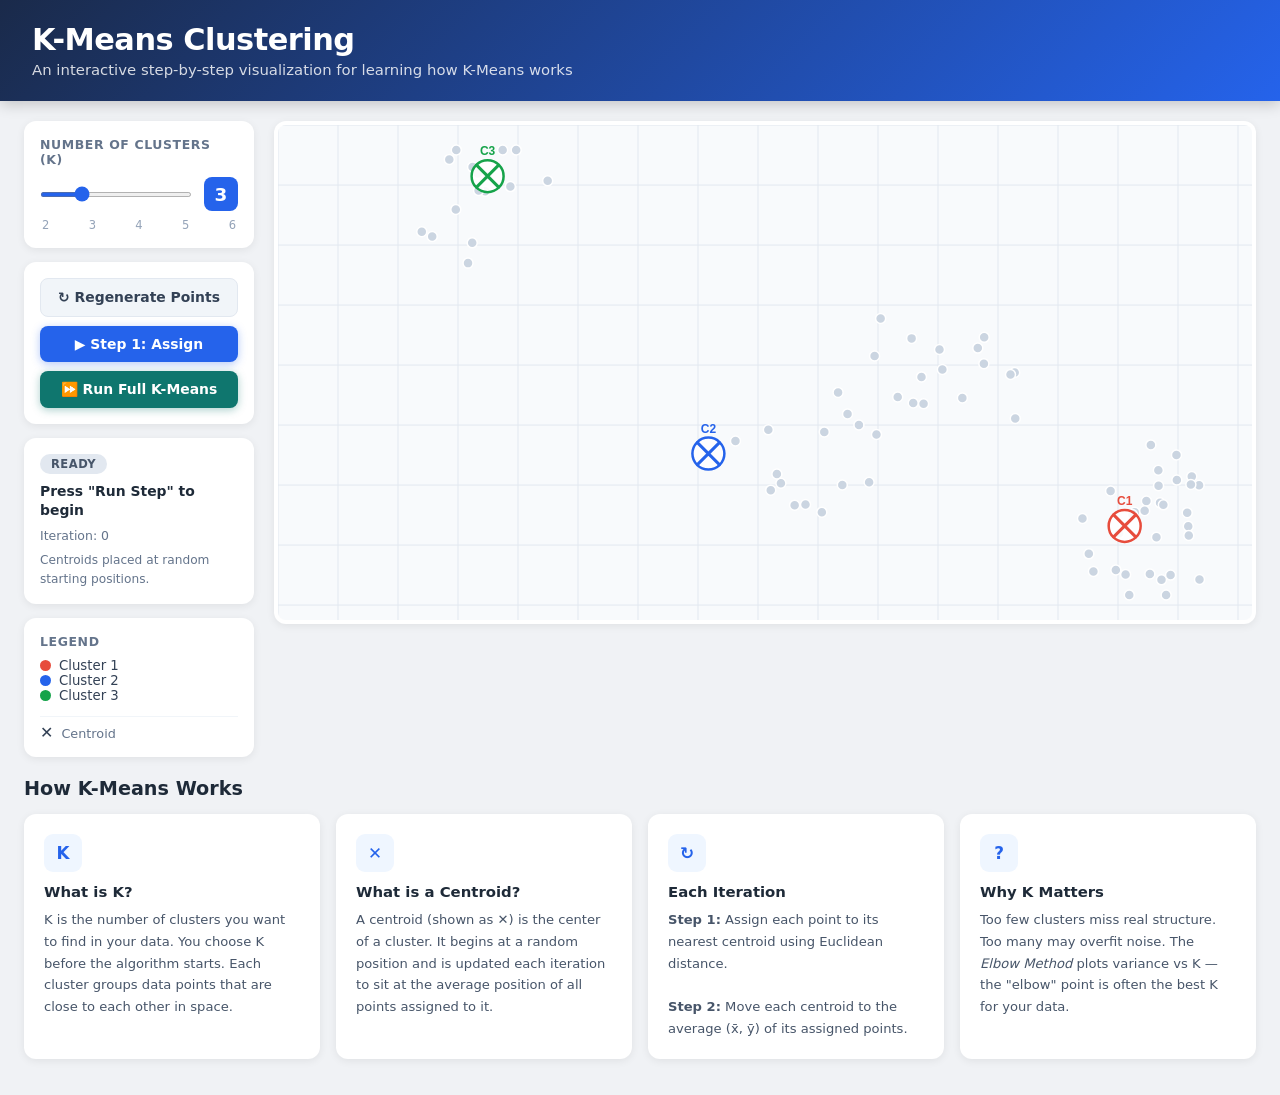
<file: kmeans_visualizer/index.html>
<!DOCTYPE html>
<html lang="en">
<head>
    <meta charset="UTF-8">
    <meta name="viewport" content="width=device-width, initial-scale=1.0">
    <title>K-Means Clustering Visualizer</title>
    <link rel="stylesheet" href="style.css">
</head>
<body>

    <!-- ── Page Header ── -->
    <header>
        <div class="header-content">
            <h1>K-Means Clustering</h1>
            <p>An interactive step-by-step visualization for learning how K-Means works</p>
        </div>
    </header>

    <main>

        <!-- ── Controls Sidebar ── -->
        <aside class="controls">

            <!-- K Slider -->
            <div class="control-section">
                <label class="control-label" for="k-slider">Number of Clusters (K)</label>
                <div class="slider-row">
                    <input type="range" id="k-slider" min="2" max="6" value="3">
                    <span class="k-badge" id="k-value">3</span>
                </div>
                <div class="slider-ticks">
                    <span>2</span><span>3</span><span>4</span><span>5</span><span>6</span>
                </div>
            </div>

            <!-- Action Buttons -->
            <div class="control-section buttons-section">
                <button class="btn btn-secondary" id="btn-regenerate">&#8635; Regenerate Points</button>
                <button class="btn btn-primary"   id="btn-step">&#9654; Run Step</button>
                <button class="btn btn-accent"    id="btn-run">&#9193; Run Full K-Means</button>
            </div>

            <!-- Status / Step Label -->
            <div class="control-section status-section">
                <div class="phase-badge" id="phase-badge">Ready</div>
                <div class="step-label"  id="step-label">Press "Run Step" to begin</div>
                <div class="iter-count"  id="iteration-count">Iteration: 0</div>
                <div class="status-detail" id="status-detail">
                    Centroids are placed at random starting positions.
                </div>
            </div>

            <!-- Legend -->
            <div class="control-section legend-section">
                <div class="legend-title">Legend</div>
                <div id="legend"></div>
                <div class="legend-item centroid-row">
                    <span class="centroid-icon">&#10005;</span> Centroid
                </div>
            </div>

        </aside>

        <!-- ── Canvas Area ── -->
        <section class="canvas-area">
            <canvas id="canvas"></canvas>
        </section>

    </main>

    <!-- ── Explanation Panel ── -->
    <section class="explanation">
        <h2>How K-Means Works</h2>
        <div class="cards">

            <div class="card">
                <div class="card-icon">K</div>
                <h3>What is K?</h3>
                <p>
                    K is the number of clusters you want to find in your data.
                    You choose K before the algorithm starts. Each cluster groups
                    data points that are close to each other in space.
                </p>
            </div>

            <div class="card">
                <div class="card-icon">&#10005;</div>
                <h3>What is a Centroid?</h3>
                <p>
                    A centroid (shown as &#10005;) is the center of a cluster. It begins at a
                    random position and is updated each iteration to sit at the
                    average position of all points assigned to it.
                </p>
            </div>

            <div class="card">
                <div class="card-icon">&#8635;</div>
                <h3>Each Iteration</h3>
                <p>
                    <strong>Step 1:</strong> Assign each point to its nearest
                    centroid using Euclidean distance.<br><br>
                    <strong>Step 2:</strong> Move each centroid to the average
                    (x&#772;, y&#772;) of its assigned points.
                </p>
            </div>

            <div class="card">
                <div class="card-icon">?</div>
                <h3>Why K Matters</h3>
                <p>
                    Too few clusters miss real structure. Too many may overfit
                    noise. The <em>Elbow Method</em> plots variance vs K —
                    the "elbow" point is often the best K for your data.
                </p>
            </div>

        </div>
    </section>

    <script src="script.js"></script>
</body>
</html>
</file>
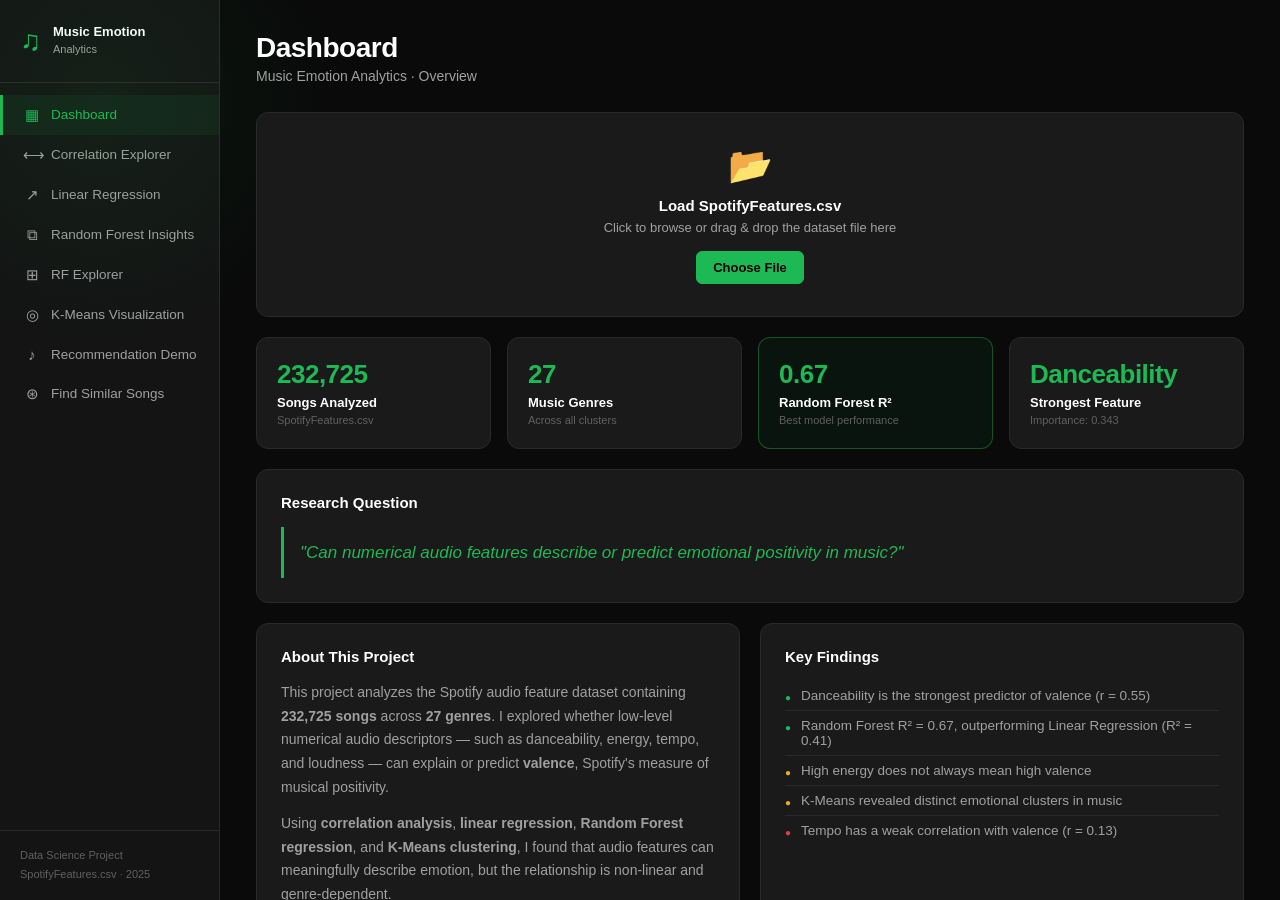
<file: music-emotions-dashboard/index.html>
<!DOCTYPE html>
<html lang="en">
<head>
  <meta charset="UTF-8" />
  <meta name="viewport" content="width=device-width, initial-scale=1.0" />
  <title>Music Emotion Analytics Dashboard</title>
  <link rel="stylesheet" href="style.css" />
</head>
<body>

  <!-- ══ SIDEBAR ══ -->
  <aside class="sidebar">
    <div class="sidebar-logo">
      <span class="logo-icon">♫</span>
      <span class="logo-text">Music Emotion<br><small>Analytics</small></span>
    </div>
    <nav class="sidebar-nav">
      <a href="#" class="nav-item active" data-page="dashboard">
        <span class="nav-icon">▦</span> Dashboard
      </a>
      <a href="#" class="nav-item" data-page="correlation">
        <span class="nav-icon">⟷</span> Correlation Explorer
      </a>
      <a href="#" class="nav-item" data-page="linear-regression">
        <span class="nav-icon">↗</span> Linear Regression
      </a>
      <a href="#" class="nav-item" data-page="forest">
        <span class="nav-icon">⧉</span> Random Forest Insights
      </a>
      <a href="#" class="nav-item" data-page="forest-explorer">
        <span class="nav-icon">⊞</span> RF Explorer
      </a>
      <a href="#" class="nav-item" data-page="kmeans">
        <span class="nav-icon">◎</span> K-Means Visualization
      </a>
      <a href="#" class="nav-item" data-page="recommendation">
        <span class="nav-icon">♪</span> Recommendation Demo
      </a>
      <a href="#" class="nav-item" data-page="similar-songs">
        <span class="nav-icon">⊛</span> Find Similar Songs
      </a>
    </nav>
    <div class="sidebar-footer">
      <p>Data Science Project</p>
      <p class="footer-sub">SpotifyFeatures.csv · 2025</p>
      <div class="dataset-badge" id="sidebar-dataset-badge" style="display:none">
        <span class="badge-dot"></span><span id="sidebar-badge-text">Dataset loaded</span>
      </div>
    </div>
  </aside>

  <!-- ══ MAIN CONTENT ══ -->
  <main class="main-content">

    <!-- ════════════════════════════════════
         PAGE: Dashboard
    ════════════════════════════════════ -->
    <section class="page active" id="page-dashboard">
      <div class="page-header">
        <h1>Dashboard</h1>
        <p class="page-subtitle">Music Emotion Analytics · Overview</p>
      </div>

      <!-- CSV Upload Card -->
      <div class="card upload-card" id="upload-card">
        <div class="upload-zone" id="upload-zone">
          <div class="upload-icon">📂</div>
          <div class="upload-title">Load SpotifyFeatures.csv</div>
          <div class="upload-sub">Click to browse or drag &amp; drop the dataset file here</div>
          <input type="file" id="csv-input" accept=".csv" style="display:none" />
          <button class="btn btn-primary" id="upload-btn">Choose File</button>
        </div>
        <div class="load-status" id="load-status" style="display:none">
          <div class="load-spinner"></div>
          <div class="load-msg" id="load-msg">Reading file…</div>
        </div>
        <div class="load-done" id="load-done" style="display:none">
          <span class="load-done-icon">✓</span>
          <span id="load-done-text">Dataset ready</span>
          <button class="btn btn-sm" id="btn-reload-csv">Load Different File</button>
        </div>
      </div>

      <!-- Metric Cards (IDs allow JS updates after CSV load) -->
      <div class="metric-grid" id="metric-grid">
        <div class="metric-card">
          <div class="metric-value" id="m-songs">232,725</div>
          <div class="metric-label">Songs Analyzed</div>
          <div class="metric-sub" id="m-songs-sub">SpotifyFeatures.csv</div>
        </div>
        <div class="metric-card">
          <div class="metric-value" id="m-genres">27</div>
          <div class="metric-label">Music Genres</div>
          <div class="metric-sub" id="m-genres-sub">Across all clusters</div>
        </div>
        <div class="metric-card highlight">
          <div class="metric-value">0.67</div>
          <div class="metric-label">Random Forest R²</div>
          <div class="metric-sub">Best model performance</div>
        </div>
        <div class="metric-card">
          <div class="metric-value">Danceability</div>
          <div class="metric-label">Strongest Feature</div>
          <div class="metric-sub">Importance: 0.343</div>
        </div>
      </div>

      <!-- Dynamic dataset stats — revealed after CSV load -->
      <div class="metric-grid three-col" id="dynamic-stats" style="display:none">
        <div class="metric-card">
          <div class="metric-value" id="m-avg-valence">—</div>
          <div class="metric-label">Avg Valence</div>
          <div class="metric-sub">From loaded dataset</div>
        </div>
        <div class="metric-card">
          <div class="metric-value" id="m-avg-energy">—</div>
          <div class="metric-label">Avg Energy</div>
          <div class="metric-sub">From loaded dataset</div>
        </div>
        <div class="metric-card">
          <div class="metric-value" id="m-avg-dance">—</div>
          <div class="metric-label">Avg Danceability</div>
          <div class="metric-sub">From loaded dataset</div>
        </div>
      </div>

      <div class="card">
        <h2 class="card-title">Research Question</h2>
        <p class="research-question">
          "Can numerical audio features describe or predict emotional positivity in music?"
        </p>
      </div>

      <div class="two-col">
        <div class="card">
          <h2 class="card-title">About This Project</h2>
          <p class="body-text">
            This project analyzes the Spotify audio feature dataset containing
            <strong>232,725 songs</strong> across <strong>27 genres</strong>.
            I explored whether low-level numerical audio descriptors — such as
            danceability, energy, tempo, and loudness — can explain or predict
            <strong>valence</strong>, Spotify's measure of musical positivity.
          </p>
          <p class="body-text" style="margin-top:12px">
            Using <strong>correlation analysis</strong>, <strong>linear regression</strong>,
            <strong>Random Forest regression</strong>, and <strong>K-Means clustering</strong>,
            I found that audio features can meaningfully describe emotion, but the
            relationship is non-linear and genre-dependent.
          </p>
        </div>

        <div class="card">
          <h2 class="card-title">Key Findings</h2>
          <ul class="findings-list">
            <li><span class="bullet green">●</span> Danceability is the strongest predictor of valence (r = 0.55)</li>
            <li><span class="bullet green">●</span> Random Forest R² = 0.67, outperforming Linear Regression (R² = 0.41)</li>
            <li><span class="bullet yellow">●</span> High energy does not always mean high valence</li>
            <li><span class="bullet yellow">●</span> K-Means revealed distinct emotional clusters in music</li>
            <li><span class="bullet red">●</span> Tempo has a weak correlation with valence (r = 0.13)</li>
          </ul>
        </div>
      </div>

      <!-- Genre Emotion Map — static cards replaced dynamically after CSV load -->
      <div class="card">
        <div class="card-title-row">
          <h2 class="card-title" style="margin-bottom:0">Genre Emotion Profiles</h2>
          <span class="data-source-tag" id="genre-map-source">Static preview</span>
        </div>
        <p class="body-text" style="margin:8px 0 16px">
          Average audio feature values per genre. Upload the dataset to see all 27 genres computed live.
        </p>
        <div class="genre-grid" id="genre-grid">
          <!-- Populated by JS (static fallback on load, live data after CSV) -->
        </div>
      </div>
    </section>

    <!-- ════════════════════════════════════
         PAGE: Correlation Explorer
    ════════════════════════════════════ -->
    <section class="page" id="page-correlation">
      <div class="page-header">
        <h1>Correlation Explorer</h1>
        <p class="page-subtitle">Pearson correlations between audio features and Valence</p>
      </div>

      <div class="two-col">
        <div class="card" style="flex:1.4">
          <div class="card-title-row">
            <h2 class="card-title" style="margin-bottom:0">Feature–Valence Correlations</h2>
            <span class="data-source-tag" id="corr-source-tag">Static values</span>
          </div>
          <p class="body-text" style="margin:10px 0 20px">
            Valence measures perceived emotional positivity (0 = negative, 1 = positive).
            Upload the dataset to compute correlations live from the sample.
          </p>
          <div class="corr-chart" id="corr-chart"></div>
          <div class="corr-legend">
            <span class="legend-dot positive"></span> Positive correlation
            <span class="legend-dot negative" style="margin-left:16px"></span> Negative correlation
          </div>
        </div>

        <div class="card" style="flex:0.8">
          <h2 class="card-title">Interpretation</h2>
          <div class="insight-box green">
            <div class="insight-title">Danceability (r ≈ 0.55)</div>
            <p>Strongest positive predictor. More danceable tracks tend to feel happier.</p>
          </div>
          <div class="insight-box yellow">
            <div class="insight-title">Energy (r ≈ 0.44)</div>
            <p>Moderate positive link, but many high-energy songs (e.g., metal, EDM) have low valence.</p>
          </div>
          <div class="insight-box gray">
            <div class="insight-title">Tempo (r ≈ 0.13)</div>
            <p>Weak correlation. Speed alone doesn't determine emotional tone.</p>
          </div>
          <div class="insight-box red">
            <div class="insight-title">Acousticness (r ≈ −0.33)</div>
            <p>Acoustic tracks tend to have lower valence — often tied to introspective genres.</p>
          </div>
          <div class="callout">
            <strong>Key Takeaway:</strong> Danceability showed a stronger relationship with Valence
            than Energy, challenging the assumption that "louder = happier".
          </div>
        </div>
      </div>

      <div class="card">
        <h2 class="card-title">Why Correlations Matter</h2>
        <p class="body-text">
          Correlation analysis was my first step in understanding which features are worth modeling.
          While correlation doesn't imply causation, features with higher |r| values are more likely
          to contribute to a predictive model. This guided feature selection for both Linear Regression
          and Random Forest models.
        </p>
      </div>
    </section>

    <!-- ════════════════════════════════════
         PAGE: Linear Regression Playground
    ════════════════════════════════════ -->
    <section class="page" id="page-linear-regression">
      <div class="page-header">
        <h1>Linear Regression Playground</h1>
        <p class="page-subtitle">Understand how Linear Regression predicts music valence — interactively</p>
      </div>

      <!-- Scatter plot + sliders -->
      <div class="card">
        <h2 class="card-title">Interactive Regression Explorer</h2>
        <p class="body-text" style="margin-bottom:16px">
          Each point is a song from the dataset. The <span style="color:var(--green);font-weight:600">green line</span> is
          the <strong>best-fit regression line</strong> — it minimizes the sum of squared distances from every point to the line.
          Move the sliders to see how changing feature values shifts the prediction.
        </p>
        <div class="lr-main-layout">
          <div class="lr-plot-wrap">
            <canvas id="lr-canvas" width="480" height="300"></canvas>
          </div>
          <div class="lr-controls">
            <div class="lr-pred-card">
              <div class="lr-pred-label">Predicted Valence</div>
              <div class="lr-pred-value" id="lr-pred-value">0.56</div>
            </div>
            <div class="lr-slider-group">
              <div class="lr-slider-row">
                <div class="lr-slider-header">
                  <span class="lr-slider-name" style="color:var(--green)">Danceability</span>
                  <span class="lr-slider-val" id="lr-dance-val">0.50</span>
                </div>
                <input type="range" class="lr-slider lr-slider-green" id="lr-dance" min="0" max="1" step="0.01" value="0.5"/>
                <div class="lr-slider-coeff" style="color:var(--green)">coefficient: +0.55</div>
              </div>
              <div class="lr-slider-row">
                <div class="lr-slider-header">
                  <span class="lr-slider-name" style="color:var(--yellow)">Energy</span>
                  <span class="lr-slider-val" id="lr-energy-val">0.50</span>
                </div>
                <input type="range" class="lr-slider lr-slider-yellow" id="lr-energy" min="0" max="1" step="0.01" value="0.5"/>
                <div class="lr-slider-coeff" style="color:var(--yellow)">coefficient: +0.22</div>
              </div>
              <div class="lr-slider-row">
                <div class="lr-slider-header">
                  <span class="lr-slider-name" style="color:var(--red)">Acousticness</span>
                  <span class="lr-slider-val" id="lr-acoustic-val">0.50</span>
                </div>
                <input type="range" class="lr-slider lr-slider-red" id="lr-acoustic" min="0" max="1" step="0.01" value="0.5"/>
                <div class="lr-slider-coeff" style="color:var(--red)">coefficient: −0.08</div>
              </div>
            </div>
          </div>
        </div>
      </div>

      <!-- Equation card -->
      <div class="card">
        <h2 class="card-title">The Regression Equation</h2>
        <div class="lr-equation-card">
          <div class="lr-eq-top">Predicted Valence =</div>
          <div class="lr-eq-body">
            <span class="lr-eq-term">0.12</span>
            <span class="lr-eq-op">+</span>
            <span class="lr-eq-term" style="color:var(--green)">0.55 × Danceability</span>
            <span class="lr-eq-op">+</span>
            <span class="lr-eq-term" style="color:var(--yellow)">0.22 × Energy</span>
            <span class="lr-eq-op" style="color:var(--red)">−</span>
            <span class="lr-eq-term" style="color:var(--red)">0.08 × Acousticness</span>
          </div>
        </div>
        <div class="two-col" style="margin-top:16px">
          <div class="insight-box green" style="flex:1;margin-bottom:0">
            <div class="insight-title">Positive coefficient</div>
            <p>Increasing this feature <strong>raises</strong> the predicted valence.
               Danceability (+0.55) has the strongest positive effect in this model.</p>
          </div>
          <div class="insight-box gray" style="flex:1;margin-bottom:0">
            <div class="insight-title">Negative coefficient</div>
            <p>Increasing this feature <strong>lowers</strong> the predicted valence.
               Acoustic songs tend to be calmer and less euphoric on average.</p>
          </div>
        </div>
      </div>

      <!-- Contribution breakdown -->
      <div class="card">
        <h2 class="card-title">Contribution Breakdown</h2>
        <p class="body-text" style="margin-bottom:16px">
          The final prediction is the <em>sum</em> of every term. Each bar shows how much that
          feature (at its current slider value) pushes the prediction up or down.
        </p>
        <div id="lr-contrib-chart" class="lr-contrib-chart"></div>
        <div class="lr-total-row">
          <span class="lr-total-label">Total Predicted Valence</span>
          <span class="lr-total-value" id="lr-total-display">0.56</span>
        </div>
      </div>

      <!-- Explanation + RF transition -->
      <div class="card">
        <h2 class="card-title">How Linear Regression Works</h2>
        <p class="body-text">
          Linear Regression fits a straight line (or hyperplane in multiple dimensions) through the data.
          It learns a <strong>coefficient</strong> for each feature — a number representing how strongly that
          feature influences the prediction. Training minimizes the sum of squared errors between
          model predictions and the actual values in the training data.
        </p>
        <div class="callout" style="margin-top:16px">
          <strong>In this project:</strong> Linear Regression achieved R² = 0.41 — it explains 41% of the
          variance in song valence. That means 59% of the variation is driven by non-linear interactions
          that a straight-line model cannot capture.
        </div>

        <div class="lr-transition-box">
          <h3 class="lr-transition-title">Why Random Forest?</h3>
          <p>Linear Regression can only learn straight-line relationships between features and target.</p>
          <p style="margin-top:8px">Music emotion is not linear — the <em>combination</em> of high Energy
             <em>and</em> high Danceability together predicts happiness far better than either feature alone.
             Random Forest captures these non-linear interactions by building many decision trees and averaging
             their predictions.</p>
          <div class="lr-compare-row">
            <div class="lr-model-chip lr-model-lr">
              <div class="lr-chip-label">Linear Regression</div>
              <div class="lr-chip-r2">R² = 0.41</div>
            </div>
            <div class="lr-arrow">→</div>
            <div class="lr-model-chip lr-model-rf">
              <div class="lr-chip-label">Random Forest</div>
              <div class="lr-chip-r2" style="color:var(--green)">R² = 0.67</div>
            </div>
            <button class="btn btn-primary lr-explore-btn" id="lr-goto-rf">
              Explore Random Forest →
            </button>
          </div>
        </div>
      </div>
    </section>

    <!-- ════════════════════════════════════
         PAGE: Random Forest Insights
    ════════════════════════════════════ -->
    <section class="page" id="page-forest">
      <div class="page-header">
        <h1>Random Forest Insights</h1>
        <p class="page-subtitle">Model comparison and feature importance analysis</p>
      </div>

      <div class="metric-grid" style="grid-template-columns: repeat(2, 1fr); margin-bottom: 24px;">
        <div class="metric-card">
          <div class="metric-value" style="color: var(--text-muted)">0.41</div>
          <div class="metric-label">Linear Regression R²</div>
          <div class="metric-sub">Baseline model</div>
          <div class="model-bar-track"><div class="model-bar-fill" style="width:41%;background:var(--yellow)"></div></div>
        </div>
        <div class="metric-card highlight">
          <div class="metric-value">0.67</div>
          <div class="metric-label">Random Forest R²</div>
          <div class="metric-sub">Best model — 63% improvement</div>
          <div class="model-bar-track"><div class="model-bar-fill" style="width:67%;background:var(--green)"></div></div>
        </div>
      </div>

      <div class="two-col">
        <div class="card" style="flex:1.4">
          <h2 class="card-title">Feature Importance (Random Forest)</h2>
          <p class="body-text" style="margin-bottom:20px">
            Feature importance indicates how much each audio feature contributed to the model's predictions.
            Higher values mean the feature had more influence on predicting valence.
          </p>
          <div class="corr-chart" id="fi-chart"></div>
        </div>

        <div class="card" style="flex:0.8">
          <h2 class="card-title">Why Random Forest Wins</h2>
          <p class="body-text">
            Linear Regression assumes a straight-line relationship between features and valence.
            But emotional patterns in music are non-linear — a very danceable track might be joyful,
            but at extreme tempos it could feel frantic rather than happy.
          </p>
          <p class="body-text" style="margin-top:12px">
            <strong>Random Forest</strong> builds many decision trees and averages their predictions,
            capturing these complex, non-linear interactions automatically.
          </p>
          <div class="callout" style="margin-top:20px">
            <strong>R² explained:</strong> An R² of 0.67 means the model explains
            <strong>67% of the variance</strong> in valence — a strong result for
            emotional prediction from raw audio features alone.
          </div>
          <div class="vs-box">
            <div class="vs-item">
              <div class="vs-label">Linear Regression</div>
              <div class="vs-detail">R² = 0.41</div>
              <div class="vs-note">Assumes linearity</div>
            </div>
            <div class="vs-arrow">→</div>
            <div class="vs-item highlight-vs">
              <div class="vs-label">Random Forest</div>
              <div class="vs-detail">R² = 0.67</div>
              <div class="vs-note">Captures non-linearity</div>
            </div>
          </div>
        </div>
      </div>
    </section>

    <!-- ════════════════════════════════════
         PAGE: K-Means Visualization
    ════════════════════════════════════ -->
    <section class="page" id="page-kmeans">
      <div class="page-header">
        <h1>K-Means Visualization</h1>
        <p class="page-subtitle">Interactive clustering demo using Danceability &amp; Energy</p>
      </div>

      <div class="two-col">
        <div class="card" style="flex:1.5">
          <h2 class="card-title">Interactive K-Means Demo</h2>
          <div class="kmeans-controls">
            <div class="control-row">
              <label>Number of Clusters (K): <strong id="k-value">3</strong></label>
              <input type="range" id="k-slider" min="2" max="6" value="3" />
            </div>
            <div class="btn-row">
              <button class="btn" id="btn-regen">↺ Regenerate Points</button>
              <button class="btn" id="btn-step">→ Run Step</button>
              <button class="btn btn-primary" id="btn-run">▶ Run Full K-Means</button>
            </div>
          </div>
          <canvas id="kmeans-canvas" width="540" height="380"></canvas>
          <div class="kmeans-status" id="kmeans-status">Click "Run Full K-Means" to start clustering.</div>
        </div>

        <div class="card" style="flex:0.8">
          <h2 class="card-title">How K-Means Works</h2>
          <div class="steps-list">
            <div class="step"><span class="step-num">1</span><div><strong>Choose K</strong><p>Select the number of clusters (groups) you want.</p></div></div>
            <div class="step"><span class="step-num">2</span><div><strong>Place Centroids</strong><p>K random points are placed as initial cluster centers (★).</p></div></div>
            <div class="step"><span class="step-num">3</span><div><strong>Assign Points</strong><p>Each data point is assigned to its nearest centroid by distance.</p></div></div>
            <div class="step"><span class="step-num">4</span><div><strong>Update Centroids</strong><p>Each centroid moves to the mean position of its assigned points.</p></div></div>
            <div class="step"><span class="step-num">5</span><div><strong>Repeat</strong><p>Steps 3–4 repeat until centroids stop moving (convergence).</p></div></div>
          </div>
          <div class="callout" style="margin-top:16px">
            In my project, K-Means grouped songs into clusters like
            <em>"high energy, low valence"</em> and
            <em>"high danceability, high valence"</em> — revealing meaningful emotional segments.
          </div>
        </div>
      </div>
    </section>

    <!-- ════════════════════════════════════
         PAGE: Recommendation Demo
    ════════════════════════════════════ -->
    <section class="page" id="page-recommendation">
      <div class="page-header">
        <h1>Recommendation Demo</h1>
        <p class="page-subtitle">Personalized mood-based song discovery using audio feature similarity</p>
      </div>

      <!-- Dataset notice banner -->
      <div class="reco-notice" id="reco-notice">
        <span class="notice-icon">ℹ</span>
        <span>No dataset loaded — showing curated mock results.
          <a href="#" id="reco-go-upload">Go to Dashboard to upload SpotifyFeatures.csv</a>
          for live recommendations from 232,725 songs.</span>
      </div>

      <!-- ── Wizard Card ── -->
      <div class="card reco-wizard">
        <h2 class="card-title">Build Your Recommendation Profile</h2>

        <!-- Step 1: Mood -->
        <div class="wizard-step">
          <div class="step-header">
            <span class="step-num">1</span>
            <span class="step-title">Current Mood</span>
          </div>
          <div class="mood-grid" id="mood-select">
            <button class="mood-btn active" data-mood="happy">😊 Happy</button>
            <button class="mood-btn" data-mood="relaxed">😌 Relaxed</button>
            <button class="mood-btn" data-mood="energetic">⚡ Energetic</button>
            <button class="mood-btn" data-mood="dark">🌑 Dark / Intense</button>
            <button class="mood-btn" data-mood="dance">🎉 Dance</button>
            <button class="mood-btn" data-mood="melancholic">💙 Melancholic</button>
            <button class="mood-btn" data-mood="focus">🎯 Focus</button>
          </div>
        </div>

        <!-- Step 2: Energy level -->
        <div class="wizard-step">
          <div class="step-header">
            <span class="step-num">2</span>
            <span class="step-title">Desired Energy Level</span>
          </div>
          <div class="level-grid" id="energy-select">
            <button class="level-btn" data-level="low">🔅 Low</button>
            <button class="level-btn active" data-level="medium">⚡ Medium</button>
            <button class="level-btn" data-level="high">🔥 High</button>
          </div>
        </div>

        <!-- Step 3: Danceability -->
        <div class="wizard-step">
          <div class="step-header">
            <span class="step-num">3</span>
            <span class="step-title">Desired Danceability</span>
          </div>
          <div class="level-grid" id="dance-select">
            <button class="level-btn" data-level="low">🪑 Low</button>
            <button class="level-btn active" data-level="medium">🕺 Medium</button>
            <button class="level-btn" data-level="high">💃 High</button>
          </div>
        </div>

        <!-- Step 4: Genre (populated from dataset) -->
        <div class="wizard-step">
          <div class="step-header">
            <span class="step-num">4</span>
            <span class="step-title">Genre Preference <span class="optional-tag">Optional</span></span>
          </div>
          <select id="genre-select" class="genre-dropdown">
            <option value="">Any genre</option>
          </select>
        </div>

        <!-- Step 5: Seed song search -->
        <div class="wizard-step">
          <div class="step-header">
            <span class="step-num">5</span>
            <span class="step-title">Seed Song <span class="optional-tag">Optional</span></span>
          </div>
          <p class="step-desc" id="seed-hint">
            Type a track name from the loaded dataset. Recommendations will blend toward that song's profile.
          </p>
          <div class="seed-search-wrap">
            <input type="text" id="seed-input" class="seed-input" placeholder="Search by track name…" autocomplete="off" />
            <div class="autocomplete-list" id="autocomplete-list" style="display:none"></div>
          </div>
          <div class="seed-chip" id="seed-chip" style="display:none">
            <span class="seed-chip-label" id="seed-chip-label"></span>
            <button class="seed-chip-remove" id="seed-chip-remove">✕</button>
          </div>
        </div>

        <!-- Target profile preview -->
        <div class="wizard-step target-preview-step">
          <div class="step-header" style="margin-bottom:10px">
            <span class="step-num" style="background:var(--border);color:var(--text-muted)">⦿</span>
            <span class="step-title">Target Profile</span>
          </div>
          <div class="feature-profile" id="target-profile-preview"></div>
        </div>

        <button class="btn btn-primary btn-find" id="btn-find">♪ Find Recommendations</button>
      </div>

      <!-- ── Results Area ── -->
      <div id="reco-results-area" style="display:none">
        <div class="results-header">
          <h2 class="results-title">Top 10 Recommendations</h2>
          <p class="page-subtitle" id="reco-result-subtitle"></p>
        </div>
        <div class="reco-grid" id="reco-grid"></div>
      </div>

      <!-- ── Spotify Explanation Panel ── -->
      <div class="card spotify-explainer">
        <h2 class="card-title">How This Compares to Real Spotify</h2>
        <div class="two-col" style="margin-bottom:0">
          <div>
            <div class="explainer-badge prototype">This Prototype</div>
            <ul class="explainer-list">
              <li>Uses audio features only (valence, energy, danceability, tempo, acousticness, speechiness)</li>
              <li>Weighted Euclidean distance similarity scoring</li>
              <li>Mood → target audio profile mapping</li>
              <li>Optional genre filter and seed song blending</li>
              <li>No personalization — same query = same results</li>
            </ul>
          </div>
          <div>
            <div class="explainer-badge spotify">Real Spotify</div>
            <ul class="explainer-list">
              <li>Collaborative filtering using millions of user playlists</li>
              <li>Listening history: plays, skips, repeat counts, saves</li>
              <li>Natural language processing on song lyrics and reviews</li>
              <li>Session context and time-of-day awareness</li>
              <li>Deep learning embeddings of audio waveforms</li>
            </ul>
          </div>
        </div>
        <div class="callout" style="margin-top:16px">
          This is an <strong>educational prototype</strong> demonstrating that even simple
          audio feature distance scoring can surface musically coherent recommendations —
          the same core insight that motivates content-based filtering in production systems.
        </div>
      </div>

      <!-- Disclaimer -->
      <div class="card">
        <div class="disclaimer">
          <span class="disclaimer-icon">ℹ</span>
          <p>
            <strong>Prototype Note:</strong> Recommendations are computed using a weighted distance
            formula over audio features from SpotifyFeatures.csv. Results are for educational
            demonstration only and do not represent a live Spotify recommendation system.
          </p>
        </div>
      </div>
    </section>

    <!-- ════════════════════════════════════
         PAGE: Find Similar Songs
    ════════════════════════════════════ -->
    <section class="page" id="page-similar-songs">
      <div class="page-header">
        <h1>Find Similar Songs</h1>
        <p class="page-subtitle">Content-based audio fingerprint matching across the full dataset</p>
      </div>

      <!-- Dataset not loaded notice -->
      <div class="reco-notice" id="similar-notice">
        <span class="notice-icon">ℹ</span>
        <span>Load SpotifyFeatures.csv on the Dashboard to enable this feature.
          <a href="#" id="similar-go-upload">Go to Dashboard →</a>
        </span>
      </div>

      <!-- Search card -->
      <div class="card">
        <h2 class="card-title">Search for a Song or Artist</h2>
        <p class="body-text" style="margin-bottom:12px">
          Search by track name or artist. Selecting an artist builds an average audio profile
          from all their songs in the dataset, then finds the most similar tracks.
        </p>
        <div class="search-tabs" id="similar-search-tabs">
          <button class="search-tab active" data-mode="all">All</button>
          <button class="search-tab" data-mode="songs">♪ Songs</button>
          <button class="search-tab" data-mode="artists">👤 Artists</button>
        </div>
        <div class="seed-search-wrap" style="max-width:520px">
          <input type="text" id="similar-input" class="seed-input"
                 placeholder="e.g. Bohemian Rhapsody, The Beatles, Clair de Lune…"
                 autocomplete="off" />
          <div class="autocomplete-list" id="similar-autocomplete" style="display:none"></div>
        </div>
      </div>

      <!-- Selected seed display -->
      <div class="card similar-seed-card" id="similar-seed-card" style="display:none">
        <div class="similar-seed-header">
          <div class="similar-seed-info">
            <div class="similar-seed-label">Comparing to:</div>
            <div class="similar-seed-track" id="similar-seed-track"></div>
            <div class="similar-seed-artist" id="similar-seed-artist"></div>
          </div>
          <button class="btn btn-sm" id="similar-clear-btn">✕ Clear</button>
        </div>
        <div class="feature-profile" id="similar-seed-features" style="margin-top:16px"></div>
      </div>

      <!-- Computing indicator -->
      <div class="card" id="similar-computing" style="display:none">
        <div class="load-status" style="padding:10px 0">
          <div class="load-spinner"></div>
          <div class="load-msg" id="similar-computing-msg">Computing distances…</div>
        </div>
      </div>

      <!-- Results -->
      <div id="similar-results-area" style="display:none">
        <div class="results-header">
          <h2 class="results-title">10 Most Similar Songs</h2>
          <p class="page-subtitle" id="similar-result-subtitle"></p>
        </div>
        <div class="reco-grid" id="similar-grid"></div>
      </div>

      <!-- Explanation panel -->
      <div class="card">
        <h2 class="card-title">How This Works</h2>
        <p class="body-text">
          This feature demonstrates a simplified <strong>content-based recommendation system</strong>.
          Songs are recommended based on similarity in audio features rather than popularity or user behavior.
        </p>
        <div class="two-col" style="margin-top:16px;margin-bottom:0">
          <div class="insight-box green" style="flex:1;margin-bottom:0">
            <div class="insight-title">6 Features Used</div>
            <p>Valence, Energy, Danceability, Tempo, Acousticness, and Loudness — each normalized to
               a 0–1 scale before comparison so no single feature dominates by unit size.</p>
          </div>
          <div class="insight-box gray" style="flex:1;margin-bottom:0">
            <div class="insight-title">Euclidean Distance</div>
            <p>Distance is computed across all 6 normalized dimensions simultaneously.
               Lower distance = more similar audio fingerprint. Converted to a similarity percentage for display.</p>
          </div>
          <div class="insight-box yellow" style="flex:1;margin-bottom:0">
            <div class="insight-title">Performance</div>
            <p>Uses a typed <code>Float32Array</code> for distance storage — the JS equivalent
               of NumPy vectorized ops — to handle 200k+ comparisons with minimal memory overhead.</p>
          </div>
        </div>
        <div class="callout" style="margin-top:16px">
          <strong>Compared to real Spotify:</strong> Production recommenders also incorporate
          listening history, collaborative filtering, skip patterns, and deep neural audio embeddings.
          This prototype uses only the raw audio features available in SpotifyFeatures.csv.
        </div>
      </div>
    </section>

    <!-- ════════════════════════════════════
         PAGE: Random Forest Explorer
    ════════════════════════════════════ -->
    <section class="page" id="page-forest-explorer">
      <div class="page-header">
        <h1>Random Forest Explorer</h1>
        <p class="page-subtitle">An interactive visual guide to how Random Forest works</p>
      </div>

      <!-- Step 1: Decision Tree -->
      <div class="card">
        <h2 class="card-title">Step 1 · A Single Decision Tree</h2>
        <p class="body-text">
          A decision tree makes predictions by asking a series of yes/no questions about the input features.
          Each branch leads to another question or a final prediction (leaf node).
          Adjust the sliders to trace a path through this simplified example tree.
        </p>
        <div class="rfe-tree-layout">
          <div class="rfe-tree-svg-wrap">
            <svg id="dt-svg" viewBox="0 0 560 312" xmlns="http://www.w3.org/2000/svg">
              <!-- Connector lines (drawn first, under nodes) -->
              <line id="l-left"  x1="280" y1="64" x2="140" y2="138" stroke="#2a2a2a" stroke-width="1.5"/>
              <line id="l-right" x1="280" y1="64" x2="422" y2="138" stroke="#2a2a2a" stroke-width="1.5"/>
              <line id="l-ll"    x1="140" y1="192" x2="76"  y2="250" stroke="#2a2a2a" stroke-width="1.5"/>
              <line id="l-lr"    x1="140" y1="192" x2="208" y2="250" stroke="#2a2a2a" stroke-width="1.5"/>
              <!-- Branch labels -->
              <text id="lb-l"  x="186" y="108" fill="#404040" font-size="11" font-family="system-ui,sans-serif" font-weight="600" text-anchor="middle">YES ✓</text>
              <text id="lb-r"  x="368" y="108" fill="#404040" font-size="11" font-family="system-ui,sans-serif" font-weight="600" text-anchor="middle">NO ✗</text>
              <text id="lb-ll" x="94"  y="230" fill="#404040" font-size="10" font-family="system-ui,sans-serif" font-weight="600" text-anchor="middle">YES ✓</text>
              <text id="lb-lr" x="182" y="230" fill="#404040" font-size="10" font-family="system-ui,sans-serif" font-weight="600" text-anchor="middle">NO ✗</text>
              <!-- Root: Energy > 0.6? -->
              <g id="g-root">
                <rect id="r-root" x="180" y="10" width="200" height="54" rx="8" fill="#1e1e1e" stroke="#2a2a2a" stroke-width="1.5"/>
                <text x="280" y="34" fill="#ffffff" font-size="13" font-family="system-ui,sans-serif" font-weight="700" text-anchor="middle">Energy &gt; 0.6?</text>
                <text x="280" y="52" fill="#606060" font-size="10" font-family="system-ui,sans-serif" text-anchor="middle">Root Node · Feature #2</text>
              </g>
              <!-- Danceability inner node -->
              <g id="g-dance">
                <rect id="r-dance" x="52" y="138" width="176" height="54" rx="8" fill="#1e1e1e" stroke="#2a2a2a" stroke-width="1.5"/>
                <text x="140" y="162" fill="#ffffff" font-size="12" font-family="system-ui,sans-serif" font-weight="700" text-anchor="middle">Danceability &gt; 0.5?</text>
                <text x="140" y="179" fill="#606060" font-size="10" font-family="system-ui,sans-serif" text-anchor="middle">Inner Node · Feature #1</text>
              </g>
              <!-- Low Valence leaf -->
              <g id="g-low">
                <rect id="r-low" x="342" y="138" width="160" height="54" rx="8" fill="#1e1e1e" stroke="#2a2a2a" stroke-width="1.5"/>
                <text x="422" y="161" fill="#e04040" font-size="13" font-family="system-ui,sans-serif" font-weight="700" text-anchor="middle">Low Valence</text>
                <text x="422" y="178" fill="#606060" font-size="10" font-family="system-ui,sans-serif" text-anchor="middle">≈ 0.22 · Leaf Node</text>
              </g>
              <!-- High Valence leaf -->
              <g id="g-high">
                <rect id="r-high" x="20" y="250" width="112" height="50" rx="8" fill="#1e1e1e" stroke="#2a2a2a" stroke-width="1.5"/>
                <text x="76" y="273" fill="#1db954" font-size="12" font-family="system-ui,sans-serif" font-weight="700" text-anchor="middle">High Valence</text>
                <text x="76" y="289" fill="#606060" font-size="10" font-family="system-ui,sans-serif" text-anchor="middle">≈ 0.72 · Leaf</text>
              </g>
              <!-- Med Valence leaf -->
              <g id="g-med">
                <rect id="r-med" x="152" y="250" width="112" height="50" rx="8" fill="#1e1e1e" stroke="#2a2a2a" stroke-width="1.5"/>
                <text x="208" y="273" fill="#f5a623" font-size="12" font-family="system-ui,sans-serif" font-weight="700" text-anchor="middle">Med Valence</text>
                <text x="208" y="289" fill="#606060" font-size="10" font-family="system-ui,sans-serif" text-anchor="middle">≈ 0.45 · Leaf</text>
              </g>
            </svg>
            <div id="tree-pred-box" class="tree-pred-box"></div>
          </div>
          <div class="rfe-tree-controls">
            <div class="dt-slider-label">
              <span>Energy</span>
              <span class="dt-slider-val" id="dt-energy-val">0.75</span>
            </div>
            <input type="range" class="dt-slider" id="dt-energy" min="0" max="1" step="0.01" value="0.75"/>
            <div class="dt-slider-hint">High energy → upbeat, intense tracks</div>
            <div class="dt-slider-label" style="margin-top:22px">
              <span>Danceability</span>
              <span class="dt-slider-val" id="dt-dance-val">0.60</span>
            </div>
            <input type="range" class="dt-slider" id="dt-dance" min="0" max="1" step="0.01" value="0.60"/>
            <div class="dt-slider-hint">High danceability → strong rhythm, groove</div>
            <div class="dt-threshold-note">
              <div>Threshold 1: <strong>Energy &gt; 0.6</strong></div>
              <div style="margin-top:5px">Threshold 2: <strong>Danceability &gt; 0.5</strong></div>
              <div style="margin-top:8px;color:var(--text-dim);font-size:11px">
                Thresholds are learned from training data — the splits that minimize prediction error.
              </div>
            </div>
          </div>
        </div>
      </div>

      <!-- Step 2: Forest visualization -->
      <div class="card">
        <h2 class="card-title">Step 2 · Many Trees = Better Predictions</h2>
        <p class="body-text">
          A single tree can overfit and make noisy predictions. Random Forest trains many trees on
          random subsets of data and features, then <em>averages</em> all their predictions.
          More trees → lower variance → more reliable results.
        </p>
        <div class="forest-controls">
          <button class="forest-btn active" data-count="1">1 Tree</button>
          <button class="forest-btn" data-count="5">5 Trees</button>
          <button class="forest-btn" data-count="20">20 Trees</button>
        </div>
        <div id="forest-display" class="forest-display"></div>
        <div id="forest-pred-card" class="forest-pred-card"></div>
      </div>

      <!-- Step 3: Feature Importance -->
      <div class="card">
        <h2 class="card-title">Step 3 · Feature Importance from Our Model</h2>
        <p class="body-text">
          After training, Random Forest reports how much each feature reduced prediction error.
          Features used near the root of many trees (where they split the most data) earn higher importance.
        </p>
        <div id="rfe-fi-chart" class="corr-chart" style="margin-top:20px"></div>
        <p class="body-text" style="margin-top:12px;color:var(--text-muted);font-size:13px">
          Danceability dominates because it correlates most strongly with emotional positivity.
          The top 3 features (Danceability + Energy + Speechiness) account for over 60% of total importance.
        </p>
      </div>

      <!-- Summary -->
      <div class="card">
        <h2 class="card-title">Key Takeaway</h2>
        <div class="callout" style="background:rgba(29,185,84,0.05);border-color:var(--green)">
          <strong style="color:var(--green)">Why Random Forest outperformed Linear Regression (R² 0.67 vs 0.41):</strong>
          <ul style="margin:10px 0 0;padding-left:1.3em;line-height:1.9;color:var(--text-muted)">
            <li>Linear Regression assumes <em>linear</em> relationships — but music emotion is not linear.</li>
            <li>Random Forest captures <em>non-linear interactions</em>: high Energy <em>and</em> high Danceability together predict happiness better than either alone.</li>
            <li>20 trees trained on random subsets → diverse perspectives → individual mistakes cancel out.</li>
            <li>Ensemble averaging reduces variance and produces a more stable prediction.</li>
          </ul>
        </div>
        <div class="two-col" style="margin-top:16px">
          <div class="insight-box green" style="flex:1;margin-bottom:0">
            <div class="insight-title">Random Forest</div>
            <p style="font-size:26px;font-weight:800;color:var(--green);margin:6px 0 4px">R² = 0.67</p>
            <p style="font-size:13px">Captures non-linear feature interactions. Robust to outliers. Feature importance as a bonus.</p>
          </div>
          <div class="insight-box gray" style="flex:1;margin-bottom:0">
            <div class="insight-title">Linear Regression</div>
            <p style="font-size:26px;font-weight:800;color:#6a6a6a;margin:6px 0 4px">R² = 0.41</p>
            <p style="font-size:13px">Simple, interpretable baseline. Underperforms when features interact non-linearly.</p>
          </div>
        </div>
      </div>
    </section>

  </main>

  <script src="script.js"></script>
</body>
</html>
</file>
<file: kmeans_visualizer/style.css>
/* ============================================================
   K-Means Clustering Visualizer — Styles
   Clean, modern layout designed for classroom presentations.
   ============================================================ */

* {
    box-sizing: border-box;
    margin: 0;
    padding: 0;
}

body {
    font-family: 'Segoe UI', system-ui, -apple-system, sans-serif;
    background: #f0f2f5;
    color: #1e2a38;
    min-height: 100vh;
}

/* ── Header ── */
header {
    background: linear-gradient(135deg, #1a2a4a 0%, #2563eb 100%);
    color: white;
    padding: 22px 32px;
    box-shadow: 0 3px 14px rgba(0, 0, 0, 0.2);
}

.header-content h1 {
    font-size: 1.9rem;
    font-weight: 700;
    letter-spacing: -0.5px;
}

.header-content p {
    font-size: 0.93rem;
    opacity: 0.82;
    margin-top: 4px;
}

/* ── Main Layout ── */
main {
    display: flex;
    gap: 20px;
    padding: 20px 24px;
    max-width: 1340px;
    margin: 0 auto;
    align-items: flex-start;
}

/* ── Controls Sidebar ── */
.controls {
    width: 230px;
    flex-shrink: 0;
    display: flex;
    flex-direction: column;
    gap: 14px;
}

.control-section {
    background: white;
    border-radius: 12px;
    padding: 16px;
    box-shadow: 0 2px 8px rgba(0, 0, 0, 0.07);
}

.control-label {
    display: block;
    font-size: 0.78rem;
    font-weight: 700;
    text-transform: uppercase;
    letter-spacing: 0.6px;
    color: #64748b;
    margin-bottom: 10px;
}

/* ── K Slider ── */
.slider-row {
    display: flex;
    align-items: center;
    gap: 12px;
}

#k-slider {
    flex: 1;
    height: 5px;
    accent-color: #2563eb;
    cursor: pointer;
}

.k-badge {
    width: 34px;
    height: 34px;
    background: #2563eb;
    color: white;
    border-radius: 8px;
    display: flex;
    align-items: center;
    justify-content: center;
    font-size: 1.15rem;
    font-weight: 700;
    flex-shrink: 0;
}

.slider-ticks {
    display: flex;
    justify-content: space-between;
    margin-top: 7px;
    font-size: 0.72rem;
    color: #94a3b8;
    padding: 0 2px;
}

/* ── Buttons ── */
.buttons-section {
    display: flex;
    flex-direction: column;
    gap: 9px;
}

.btn {
    width: 100%;
    padding: 10px 14px;
    border: none;
    border-radius: 8px;
    font-family: inherit;
    font-size: 0.87rem;
    font-weight: 600;
    cursor: pointer;
    transition: background 0.15s ease, transform 0.1s ease, opacity 0.15s;
    text-align: center;
    line-height: 1.2;
}

.btn:active:not(:disabled) {
    transform: scale(0.97);
}

.btn:disabled {
    opacity: 0.4;
    cursor: not-allowed;
    transform: none !important;
}

/* Grey / outline style */
.btn-secondary {
    background: #f1f5f9;
    color: #334155;
    border: 1px solid #e2e8f0;
}
.btn-secondary:hover:not(:disabled) { background: #e2e8f0; }

/* Blue — main action */
.btn-primary {
    background: #2563eb;
    color: white;
    box-shadow: 0 2px 8px rgba(37, 99, 235, 0.35);
}
.btn-primary:hover:not(:disabled) { background: #1d4ed8; }

/* Teal — run all */
.btn-accent {
    background: #0f766e;
    color: white;
    box-shadow: 0 2px 8px rgba(15, 118, 110, 0.35);
}
.btn-accent:hover:not(:disabled) { background: #0d6460; }

/* ── Status Panel ── */
.status-section {
    display: flex;
    flex-direction: column;
    gap: 8px;
}

/* Colored pill showing current algorithm phase */
.phase-badge {
    display: inline-flex;
    align-items: center;
    padding: 3px 11px;
    border-radius: 20px;
    font-size: 0.72rem;
    font-weight: 700;
    text-transform: uppercase;
    letter-spacing: 0.5px;
    background: #e2e8f0;
    color: #475569;
    width: fit-content;
    transition: background 0.2s, color 0.2s;
}

.phase-badge.phase-assign    { background: #fef3c7; color: #92400e; }
.phase-badge.phase-move      { background: #dbeafe; color: #1e40af; }
.phase-badge.phase-converged { background: #d1fae5; color: #065f46; }

.step-label {
    font-size: 0.87rem;
    font-weight: 600;
    color: #1e2a38;
    line-height: 1.35;
}

.iter-count {
    font-size: 0.78rem;
    color: #64748b;
    font-weight: 500;
}

.status-detail {
    font-size: 0.76rem;
    color: #64748b;
    line-height: 1.55;
}

/* ── Legend ── */
.legend-section {
    display: flex;
    flex-direction: column;
    gap: 7px;
}

.legend-title {
    font-size: 0.78rem;
    font-weight: 700;
    text-transform: uppercase;
    letter-spacing: 0.6px;
    color: #64748b;
    margin-bottom: 2px;
}

.legend-item {
    display: flex;
    align-items: center;
    gap: 8px;
    font-size: 0.83rem;
    color: #334155;
}

.legend-color {
    width: 11px;
    height: 11px;
    border-radius: 50%;
    flex-shrink: 0;
}

.centroid-row {
    margin-top: 6px;
    padding-top: 8px;
    border-top: 1px solid #f1f5f9;
    color: #64748b;
    font-size: 0.80rem;
}

.centroid-icon {
    font-size: 1rem;
    font-weight: 800;
    color: #334155;
    line-height: 1;
}

/* ── Canvas Area ── */
.canvas-area {
    flex: 1;
    background: white;
    border-radius: 12px;
    padding: 4px;
    box-shadow: 0 2px 8px rgba(0, 0, 0, 0.07);
    overflow: hidden;
    min-width: 0; /* prevents flex overflow */
}

#canvas {
    display: block;
    width: 100%;
    border-radius: 8px;
}

/* ── Explanation Panel ── */
.explanation {
    max-width: 1340px;
    margin: 0 auto 36px;
    padding: 0 24px;
}

.explanation h2 {
    font-size: 1.2rem;
    font-weight: 700;
    color: #1e2a38;
    margin-bottom: 14px;
}

.cards {
    display: grid;
    grid-template-columns: repeat(4, 1fr);
    gap: 16px;
}

.card {
    background: white;
    border-radius: 12px;
    padding: 20px;
    box-shadow: 0 2px 8px rgba(0, 0, 0, 0.07);
}

.card-icon {
    width: 38px;
    height: 38px;
    background: #eff6ff;
    color: #2563eb;
    border-radius: 9px;
    display: flex;
    align-items: center;
    justify-content: center;
    font-size: 1.05rem;
    font-weight: 800;
    margin-bottom: 11px;
    flex-shrink: 0;
}

.card h3 {
    font-size: 0.93rem;
    font-weight: 700;
    margin-bottom: 8px;
    color: #1e2a38;
}

.card p {
    font-size: 0.82rem;
    line-height: 1.65;
    color: #475569;
}

/* ── Responsive ── */
@media (max-width: 960px) {
    main { flex-direction: column; }
    .controls {
        width: 100%;
        flex-direction: row;
        flex-wrap: wrap;
    }
    .control-section { flex: 1; min-width: 180px; }
    .cards { grid-template-columns: repeat(2, 1fr); }
}

@media (max-width: 580px) {
    .cards { grid-template-columns: 1fr; }
    header { padding: 16px 18px; }
    main, .explanation { padding: 14px; }
}
</file>
<file: music-emotions-dashboard/style.css>
/* ══════════════════════════════════════════
   VARIABLES
══════════════════════════════════════════ */
:root {
  --green: #1db954;
  --green-dark: #17a349;
  --bg: #0a0a0a;
  --surface: #141414;
  --card: #1a1a1a;
  --card-hover: #222;
  --border: #2a2a2a;
  --text: #ffffff;
  --text-muted: #a0a0a0;
  --text-dim: #606060;
  --yellow: #f5a623;
  --red: #e04040;
  --blue: #4a90d9;
  --purple: #9b59b6;
  --sidebar-w: 220px;
}

/* ══════════════════════════════════════════
   RESET
══════════════════════════════════════════ */
*, *::before, *::after { box-sizing: border-box; margin: 0; padding: 0; }
html, body { height: 100%; }
body {
  font-family: -apple-system, BlinkMacSystemFont, 'Segoe UI', Roboto, sans-serif;
  background: var(--bg);
  color: var(--text);
  display: flex;
  overflow: hidden;
}

/* ══════════════════════════════════════════
   SIDEBAR
══════════════════════════════════════════ */
.sidebar {
  width: var(--sidebar-w);
  min-width: var(--sidebar-w);
  height: 100vh;
  background: var(--surface);
  border-right: 1px solid var(--border);
  display: flex;
  flex-direction: column;
  overflow: hidden;
}
.sidebar-logo {
  display: flex;
  align-items: center;
  gap: 12px;
  padding: 24px 20px;
  border-bottom: 1px solid var(--border);
}
.logo-icon { font-size: 28px; color: var(--green); line-height: 1; }
.logo-text { font-size: 13px; font-weight: 700; line-height: 1.3; }
.logo-text small { font-weight: 400; color: var(--text-muted); font-size: 11px; }

.sidebar-nav { flex: 1; padding: 12px 0; overflow-y: auto; }
.nav-item {
  display: flex;
  align-items: center;
  gap: 10px;
  padding: 11px 20px;
  color: var(--text-muted);
  text-decoration: none;
  font-size: 13.5px;
  font-weight: 500;
  border-left: 3px solid transparent;
  transition: all 0.3s cubic-bezier(0.4, 0, 0.2, 1); /* Yumuşak mikro etkileşim geçişi */
}
.nav-item:hover { color: var(--text); background: rgba(255,255,255,0.04); }
.nav-item.active { color: var(--green); background: rgba(29,185,84,0.08); border-left-color: var(--green); }
.nav-icon { font-size: 15px; width: 18px; text-align: center; }

.sidebar-footer {
  padding: 16px 20px;
  border-top: 1px solid var(--border);
  font-size: 11px;
  color: var(--text-dim);
  line-height: 1.6;
}
.footer-sub { color: var(--text-dim); margin-top: 2px; }

/* Dataset loaded badge in sidebar */
.dataset-badge {
  display: flex;
  align-items: center;
  gap: 6px;
  margin-top: 8px;
  font-size: 11px;
  color: var(--green);
  font-weight: 600;
}
.badge-dot {
  width: 7px;
  height: 7px;
  border-radius: 50%;
  background: var(--green);
  flex-shrink: 0;
  box-shadow: 0 0 6px var(--green);
}

/* ══════════════════════════════════════════
   MAIN CONTENT & AMBIENT LIGHT
══════════════════════════════════════════ */
.main-content {
  flex: 1;
  height: 100vh;
  overflow-y: auto;
  padding: 32px 36px;
  position: relative;
}
/* Sayfa arkasına sızan modern ambiyans parlama efekti */
.main-content::before {
  content: '';
  position: fixed;
  top: -150px;
  left: -150px;
  width: 500px;
  height: 500px;
  background: radial-gradient(circle, rgba(29, 185, 84, 0.08) 0%, transparent 70%);
  z-index: 0;
  pointer-events: none; 
}

/* ══════════════════════════════════════════
   PAGES
══════════════════════════════════════════ */
.page { position: relative; z-index: 1; display: none; } /* Arka plan parlamasının arkasında kalmaması için z-index eklendi */
.page.active { display: block; }
.page-header { margin-bottom: 28px; }
.page-header h1 { font-size: 28px; font-weight: 700; letter-spacing: -0.5px; }
.page-subtitle { color: var(--text-muted); font-size: 14px; margin-top: 4px; }

/* ══════════════════════════════════════════
   CARDS
══════════════════════════════════════════ */
.card {
  background: var(--card);
  border: 1px solid var(--border);
  border-radius: 12px;
  padding: 24px;
  margin-bottom: 20px;
}
.card-title { font-size: 15px; font-weight: 600; color: var(--text); margin-bottom: 16px; }
.card-title-row {
  display: flex;
  align-items: center;
  justify-content: space-between;
  margin-bottom: 4px;
}
.body-text { font-size: 14px; color: var(--text-muted); line-height: 1.7; }

/* Data source tag (live vs static) */
.data-source-tag {
  font-size: 11px;
  padding: 2px 8px;
  border-radius: 10px;
  background: rgba(255,255,255,0.05);
  border: 1px solid var(--border);
  color: var(--text-dim);
  white-space: nowrap;
}
.data-source-tag.live {
  background: rgba(29,185,84,0.1);
  border-color: rgba(29,185,84,0.3);
  color: var(--green);
}

/* ══════════════════════════════════════════
   METRIC GRID
══════════════════════════════════════════ */
.metric-grid {
  display: grid;
  grid-template-columns: repeat(4, 1fr);
  gap: 16px;
  margin-bottom: 20px;
}
.metric-grid.three-col { grid-template-columns: repeat(3, 1fr); }

.metric-card {
  background: var(--card);
  border: 1px solid var(--border);
  border-radius: 12px;
  padding: 22px 20px;
  transition: border-color 0.2s;
}
.metric-card:hover { border-color: #3a3a3a; }
.metric-card.highlight {
  border-color: rgba(29,185,84,0.4);
  background: rgba(29,185,84,0.06);
}
.metric-value { font-size: 26px; font-weight: 800; color: var(--green); letter-spacing: -0.5px; line-height: 1.1; }
.metric-label { font-size: 13px; font-weight: 600; color: var(--text); margin-top: 6px; }
.metric-sub { font-size: 11px; color: var(--text-dim); margin-top: 4px; }
.model-bar-track { height: 4px; background: var(--border); border-radius: 2px; margin-top: 12px; overflow: hidden; }
.model-bar-fill { height: 100%; border-radius: 2px; transition: width 0.6s ease; }

/* ══════════════════════════════════════════
   LAYOUT HELPERS
══════════════════════════════════════════ */
.two-col { display: flex; gap: 20px; margin-bottom: 20px; }
.two-col .card { margin-bottom: 0; flex: 1; }

/* ══════════════════════════════════════════
   RESEARCH QUESTION / FINDINGS
══════════════════════════════════════════ */
.research-question {
  font-size: 17px;
  font-style: italic;
  color: var(--green);
  line-height: 1.6;
  border-left: 3px solid var(--green);
  padding: 12px 16px;
}
.findings-list { list-style: none; }
.findings-list li {
  display: flex;
  align-items: flex-start;
  gap: 10px;
  font-size: 13.5px;
  color: var(--text-muted);
  padding: 7px 0;
  border-bottom: 1px solid var(--border);
}
.findings-list li:last-child { border-bottom: none; }
.bullet { font-size: 10px; margin-top: 4px; flex-shrink: 0; }
.bullet.green { color: var(--green); }
.bullet.yellow { color: var(--yellow); }
.bullet.red { color: var(--red); }

/* ══════════════════════════════════════════
   CSV UPLOAD CARD
══════════════════════════════════════════ */
.upload-card {
  padding: 0;
  overflow: hidden;
  margin-bottom: 20px;
}
.upload-zone {
  padding: 32px;
  text-align: center;
  cursor: pointer;
  transition: background 0.15s;
  position: relative;
}
.upload-zone:hover { background: rgba(29,185,84,0.04); }
.upload-zone.drag-over { background: rgba(29,185,84,0.1); border-color: var(--green); }
.upload-icon { font-size: 36px; margin-bottom: 10px; }
.upload-title { font-size: 15px; font-weight: 600; color: var(--text); margin-bottom: 6px; }
.upload-sub { font-size: 13px; color: var(--text-muted); margin-bottom: 16px; }

/* Loading state */
.load-status {
  padding: 28px 32px;
  display: flex;
  align-items: center;
  gap: 16px;
}
.load-spinner {
  width: 22px;
  height: 22px;
  border: 3px solid var(--border);
  border-top-color: var(--green);
  border-radius: 50%;
  animation: spin 0.7s linear infinite;
  flex-shrink: 0;
}
@keyframes spin { to { transform: rotate(360deg); } }
.load-msg { font-size: 14px; color: var(--text-muted); }

/* Done state */
.load-done {
  padding: 20px 32px;
  display: flex;
  align-items: center;
  gap: 14px;
}
.load-done-icon {
  width: 28px;
  height: 28px;
  border-radius: 50%;
  background: var(--green);
  color: #000;
  font-size: 14px;
  font-weight: 800;
  display: flex;
  align-items: center;
  justify-content: center;
  flex-shrink: 0;
}
#load-done-text { font-size: 14px; color: var(--text); font-weight: 500; flex: 1; }
.btn-sm {
  padding: 5px 12px;
  font-size: 12px;
  border-radius: 5px;
  border: 1px solid var(--border);
  background: var(--surface);
  color: var(--text-muted);
  cursor: pointer;
  font-family: inherit;
  transition: all 0.15s;
}
.btn-sm:hover { border-color: #444; color: var(--text); }

/* ══════════════════════════════════════════
   GENRE CARDS (dashboard)
══════════════════════════════════════════ */
.genre-grid {
  display: grid;
  grid-template-columns: repeat(4, 1fr);
  gap: 14px;
  max-height: 440px;
  overflow-y: auto;
}
.genre-grid.many-genres {
  grid-template-columns: repeat(5, 1fr);
  max-height: 500px;
}
.genre-card {
  background: var(--surface);
  border: 1px solid var(--border);
  border-radius: 8px;
  padding: 14px;
  transition: border-color 0.2s;
}
.genre-card:hover { border-color: rgba(29,185,84,0.3); }
.genre-name { font-size: 12px; font-weight: 700; color: var(--text); margin-bottom: 10px; white-space: nowrap; overflow: hidden; text-overflow: ellipsis; }
.genre-bars { display: flex; flex-direction: column; gap: 7px; }
.genre-bar-row {
  display: flex;
  align-items: center;
  gap: 6px;
  font-size: 10px;
  color: var(--text-muted);
}
.genre-bar-row > span:first-child { width: 62px; flex-shrink: 0; }
.genre-bar-row > span:last-child { width: 24px; flex-shrink: 0; text-align: right; font-size: 9px; }
.bar-track { flex: 1; height: 5px; background: var(--border); border-radius: 3px; overflow: hidden; }
.bar-fill { height: 100%; border-radius: 3px; transition: width 0.5s ease; }

/* ══════════════════════════════════════════
   CORRELATION CHART
══════════════════════════════════════════ */
.corr-chart { display: flex; flex-direction: column; gap: 14px; }
.corr-row { display: flex; flex-direction: column; gap: 5px; }
.corr-label { display: flex; justify-content: space-between; font-size: 13px; color: var(--text-muted); }
.corr-label span:last-child { font-weight: 700; color: var(--text); }
.corr-track { position: relative; height: 10px; background: var(--border); border-radius: 5px; overflow: visible; }
.corr-fill { position: absolute; top: 0; height: 10px; border-radius: 5px; transition: width 0.6s ease; }
.corr-fill.pos { background: var(--green); left: 50%; }
.corr-fill.neg { background: var(--red); right: 50%; }
.corr-zero { position: absolute; left: 50%; top: -3px; width: 2px; height: 16px; background: var(--text-dim); transform: translateX(-50%); }
.corr-legend { display: flex; align-items: center; gap: 6px; margin-top: 14px; font-size: 12px; color: var(--text-muted); }
.legend-dot { width: 10px; height: 10px; border-radius: 50%; display: inline-block; }
.legend-dot.positive { background: var(--green); }
.legend-dot.negative { background: var(--red); }

/* ══════════════════════════════════════════
   INSIGHT BOXES & CALLOUT
══════════════════════════════════════════ */
.insight-box { border-radius: 8px; padding: 12px 14px; margin-bottom: 10px; border-left: 3px solid; }
.insight-box .insight-title { font-size: 13px; font-weight: 700; margin-bottom: 4px; }
.insight-box p { font-size: 12.5px; color: var(--text-muted); line-height: 1.5; }
.insight-box.green { background: rgba(29,185,84,0.08); border-color: var(--green); }
.insight-box.green .insight-title { color: var(--green); }
.insight-box.yellow { background: rgba(245,166,35,0.08); border-color: var(--yellow); }
.insight-box.yellow .insight-title { color: var(--yellow); }
.insight-box.gray { background: rgba(255,255,255,0.04); border-color: var(--text-dim); }
.insight-box.gray .insight-title { color: var(--text-muted); }
.insight-box.red { background: rgba(224,64,64,0.08); border-color: var(--red); }
.insight-box.red .insight-title { color: var(--red); }

.callout {
  background: rgba(29,185,84,0.07);
  border: 1px solid rgba(29,185,84,0.25);
  border-radius: 8px;
  padding: 12px 14px;
  font-size: 13px;
  color: var(--text-muted);
  line-height: 1.6;
  margin-top: 12px;
}
.callout strong { color: var(--green); }

/* ══════════════════════════════════════════
   VS BOX (Random Forest page)
══════════════════════════════════════════ */
.vs-box { display: flex; align-items: center; gap: 12px; margin-top: 16px; }
.vs-item { flex: 1; background: var(--surface); border: 1px solid var(--border); border-radius: 8px; padding: 14px; text-align: center; }
.vs-item.highlight-vs { border-color: rgba(29,185,84,0.4); background: rgba(29,185,84,0.06); }
.vs-label { font-size: 12px; font-weight: 600; color: var(--text); }
.vs-detail { font-size: 22px; font-weight: 800; color: var(--green); margin: 6px 0; }
.vs-note { font-size: 11px; color: var(--text-dim); }
.vs-arrow { font-size: 20px; color: var(--text-dim); }

/* ══════════════════════════════════════════
   K-MEANS
══════════════════════════════════════════ */
.kmeans-controls { margin-bottom: 16px; }
.control-row { display: flex; align-items: center; gap: 16px; margin-bottom: 12px; font-size: 13px; color: var(--text-muted); }
.control-row label { min-width: 180px; }
.control-row input[type=range] { flex: 1; accent-color: var(--green); cursor: pointer; }
.btn-row { display: flex; gap: 10px; flex-wrap: wrap; }
.btn {
  padding: 8px 16px;
  border-radius: 6px;
  border: 1px solid var(--border);
  background: var(--surface);
  color: var(--text-muted);
  font-size: 13px;
  cursor: pointer;
  transition: all 0.15s;
  font-family: inherit;
}
.btn:hover { border-color: #444; color: var(--text); background: var(--card-hover); }
.btn.btn-primary { background: var(--green); color: #000; border-color: var(--green); font-weight: 700; }
.btn.btn-primary:hover { background: var(--green-dark); border-color: var(--green-dark); }
#kmeans-canvas { display: block; width: 100%; max-width: 540px; border-radius: 8px; border: 1px solid var(--border); background: #0d0d0d; }
.kmeans-status { margin-top: 10px; font-size: 12px; color: var(--text-dim); min-height: 18px; }

/* Steps list (K-Means explanation) */
.steps-list { display: flex; flex-direction: column; }
.step { display: flex; gap: 12px; padding: 10px 0; border-bottom: 1px solid var(--border); }
.step:last-child { border-bottom: none; }
.step-num {
  width: 24px; height: 24px; border-radius: 50%;
  background: var(--green); color: #000;
  font-size: 11px; font-weight: 800;
  display: flex; align-items: center; justify-content: center;
  flex-shrink: 0; margin-top: 1px;
}
.step strong { font-size: 13px; color: var(--text); display: block; margin-bottom: 3px; }
.step p { font-size: 12.5px; color: var(--text-muted); line-height: 1.5; }

/* ══════════════════════════════════════════
   RECOMMENDATION PAGE
══════════════════════════════════════════ */

/* Notice banner */
.reco-notice {
  display: flex;
  align-items: flex-start;
  gap: 10px;
  background: rgba(245,166,35,0.08);
  border: 1px solid rgba(245,166,35,0.25);
  border-radius: 8px;
  padding: 12px 16px;
  font-size: 13px;
  color: var(--text-muted);
  margin-bottom: 20px;
  line-height: 1.6;
}
.reco-notice.hidden { display: none; }
.notice-icon { color: var(--yellow); flex-shrink: 0; font-size: 15px; }
.reco-notice a { color: var(--green); text-decoration: underline; cursor: pointer; }

/* Wizard card */
.reco-wizard { padding: 28px; }
.wizard-step { margin-bottom: 24px; padding-bottom: 24px; border-bottom: 1px solid var(--border); }
.wizard-step:last-child { border-bottom: none; margin-bottom: 0; padding-bottom: 0; }

.step-header {
  display: flex;
  align-items: center;
  gap: 10px;
  margin-bottom: 14px;
}
.step-header .step-num {
  width: 26px; height: 26px;
  background: var(--green); color: #000;
  font-size: 12px; font-weight: 800;
  border-radius: 50%;
  display: flex; align-items: center; justify-content: center;
  flex-shrink: 0;
}
.step-title { font-size: 14px; font-weight: 600; color: var(--text); }
.optional-tag {
  font-size: 10px;
  padding: 2px 7px;
  border-radius: 8px;
  background: rgba(255,255,255,0.06);
  border: 1px solid var(--border);
  color: var(--text-dim);
  margin-left: 6px;
  font-weight: 400;
}
.step-desc { font-size: 12.5px; color: var(--text-dim); margin-bottom: 10px; line-height: 1.5; }

/* Mood buttons */
.mood-grid { display: flex; gap: 8px; flex-wrap: wrap; }
.mood-btn {
  padding: 8px 16px;
  border-radius: 20px;
  border: 1px solid var(--border);
  background: var(--surface);
  color: var(--text-muted);
  font-size: 13px;
  cursor: pointer;
  transition: all 0.15s;
  font-family: inherit;
}
.mood-btn:hover { border-color: var(--green); color: var(--text); }
.mood-btn.active { background: var(--green); border-color: var(--green); color: #000; font-weight: 700; }

/* Level buttons (energy/dance) */
.level-grid { display: flex; gap: 10px; }
.level-btn {
  flex: 1;
  padding: 10px;
  border-radius: 8px;
  border: 1px solid var(--border);
  background: var(--surface);
  color: var(--text-muted);
  font-size: 13px;
  cursor: pointer;
  transition: all 0.15s;
  font-family: inherit;
  text-align: center;
}
.level-btn:hover { border-color: #444; color: var(--text); }
.level-btn.active { border-color: var(--green); color: var(--green); background: rgba(29,185,84,0.08); font-weight: 600; }

/* Genre dropdown */
.genre-dropdown {
  width: 100%;
  max-width: 320px;
  padding: 10px 14px;
  border-radius: 8px;
  border: 1px solid var(--border);
  background: var(--surface);
  color: var(--text);
  font-size: 13px;
  font-family: inherit;
  cursor: pointer;
  appearance: none;
  background-image: url("data:image/svg+xml,%3Csvg xmlns='http://www.w3.org/2000/svg' width='12' height='8' viewBox='0 0 12 8'%3E%3Cpath d='M1 1l5 5 5-5' stroke='%23606060' stroke-width='1.5' fill='none' stroke-linecap='round'/%3E%3C/svg%3E");
  background-repeat: no-repeat;
  background-position: right 14px center;
  padding-right: 36px;
}
.genre-dropdown:focus { outline: none; border-color: var(--green); }
.genre-dropdown option { background: var(--surface); }

/* Seed song search */
.seed-search-wrap { position: relative; max-width: 420px; }
.seed-input {
  width: 100%;
  padding: 10px 14px;
  border-radius: 8px;
  border: 1px solid var(--border);
  background: var(--surface);
  color: var(--text);
  font-size: 13px;
  font-family: inherit;
  transition: border-color 0.15s;
}
.seed-input:focus { outline: none; border-color: var(--green); }
.seed-input::placeholder { color: var(--text-dim); }

/* Autocomplete dropdown */
.autocomplete-list {
  position: absolute;
  top: 100%;
  left: 0;
  right: 0;
  background: #222;
  border: 1px solid var(--border);
  border-top: none;
  border-radius: 0 0 8px 8px;
  z-index: 100;
  max-height: 220px;
  overflow-y: auto;
}
.autocomplete-item {
  padding: 10px 14px;
  font-size: 13px;
  color: var(--text-muted);
  cursor: pointer;
  border-bottom: 1px solid var(--border);
  transition: background 0.1s;
}
.autocomplete-item:last-child { border-bottom: none; }
.autocomplete-item:hover, .autocomplete-item.focused { background: rgba(29,185,84,0.1); color: var(--text); }
.autocomplete-item strong { color: var(--text); }
.autocomplete-item small { color: var(--text-dim); display: block; font-size: 11px; margin-top: 1px; }

/* Selected seed chip */
.seed-chip {
  display: inline-flex;
  align-items: center;
  gap: 8px;
  margin-top: 10px;
  padding: 6px 12px;
  border-radius: 16px;
  background: rgba(29,185,84,0.12);
  border: 1px solid rgba(29,185,84,0.3);
  font-size: 13px;
  color: var(--green);
}
.seed-chip-remove {
  background: none;
  border: none;
  color: var(--green);
  cursor: pointer;
  font-size: 12px;
  padding: 0;
  line-height: 1;
  opacity: 0.7;
}
.seed-chip-remove:hover { opacity: 1; }

/* Target profile preview */
.target-preview-step { background: rgba(255,255,255,0.02); border-radius: 8px; padding: 16px; margin-bottom: 20px; }
.feature-profile { display: flex; gap: 16px; flex-wrap: wrap; }
.fp-item { display: flex; flex-direction: column; gap: 4px; align-items: center; min-width: 70px; }
.fp-label { font-size: 10px; color: var(--text-dim); text-transform: uppercase; letter-spacing: 0.5px; }
.fp-bar-wrap { width: 56px; height: 6px; background: var(--border); border-radius: 3px; overflow: hidden; }
.fp-bar { height: 100%; border-radius: 3px; background: var(--green); transition: width 0.4s; }
.fp-val { font-size: 12px; font-weight: 700; color: var(--text); }

/* Find button */
.btn-find {
  width: 100%;
  padding: 14px;
  font-size: 15px;
  border-radius: 8px;
  letter-spacing: 0.2px;
  margin-top: 8px;
}

/* Results area */
.results-header { margin: 24px 0 16px; }
.results-title { font-size: 18px; font-weight: 700; }

/* Recommendation cards grid */
.reco-grid {
  display: grid;
  grid-template-columns: repeat(auto-fit, minmax(280px, 1fr)); /* Duyarlı Izgara */
  gap: 14px;
  margin-bottom: 20px;
}
.reco-card {
  background: var(--card);
  border: 1px solid var(--border);
  border-radius: 10px;
  padding: 16px;
  transition: border-color 0.25s ease, transform 0.2s cubic-bezier(0.4, 0, 0.2, 1), box-shadow 0.25s ease;
  overflow: hidden;
}
/* Havalı Hover ve Premium Glow Etkisi */
.reco-card:hover {
  border-color: var(--green);
  transform: translateY(-5px);
  box-shadow: 0 8px 24px rgba(29, 185, 84, 0.15); 
}

.reco-rank {
  font-size: 10px;
  font-weight: 700;
  color: var(--text-dim);
  text-transform: uppercase;
  letter-spacing: 0.5px;
  margin-bottom: 6px;
}
.reco-track {
  font-size: 13.5px;
  font-weight: 700;
  color: var(--text);
  margin-bottom: 3px;
  white-space: nowrap;
  overflow: hidden;
  text-overflow: ellipsis;
}
.reco-artist { font-size: 12px; color: var(--text-muted); margin-bottom: 8px; white-space: nowrap; overflow: hidden; text-overflow: ellipsis; }
.reco-genre {
  display: inline-block;
  background: rgba(29,185,84,0.1);
  color: var(--green);
  border: 1px solid rgba(29,185,84,0.2);
  border-radius: 10px;
  padding: 2px 9px;
  font-size: 10px;
  font-weight: 600;
  margin-bottom: 10px;
}

/* Score badge (Match Bar Düzeltmesi) */
.reco-score {
  display: flex;
  align-items: center;
  gap: 6px;
  margin-bottom: 10px;
  width: 100%;
}
.score-bar-wrap {
  flex: 1; /* Çubuğun kalan tüm alanı kaplamasını sağlar */
  height: 5px;
  background: var(--border);
  border-radius: 3px;
  overflow: hidden;
}
/* Neon Gradyan ve Parlama Etkisi */
.score-bar-fill {
  height: 100%;
  border-radius: 3px;
  background: linear-gradient(90deg, #1db954, #1ed760);
  box-shadow: 0 0 8px rgba(29, 185, 84, 0.5);
}
.score-val {
  font-size: 11px;
  font-weight: 700;
  color: var(--green);
  width: 36px;
  text-align: right;
  flex-shrink: 0; /* Küçülmeyi ve kaymayı önler */
}
.score-label {
  font-size: 10px;
  color: var(--text-dim);
  width: 44px;
  flex-shrink: 0; /* Küçülmeyi önler */
}

/* Stat satırlarındaki kaymaların engellenmesi */
.reco-stats { display: flex; flex-direction: column; gap: 6px; margin-bottom: 10px; }
.reco-stat-row {
  display: flex;
  align-items: center;
  gap: 7px;
  font-size: 11px;
  width: 100%;
}
.reco-stat-label {
  width: 74px;
  color: var(--text-dim);
  flex-shrink: 0; /* Yazının ezilmesini önler */
}
.reco-stat-bar {
  flex: 1; /* Barın esnek genişlemesini sağlar */
  height: 4px;
  background: var(--border);
  border-radius: 2px;
  overflow: hidden;
}
.reco-stat-fill { height: 100%; border-radius: 2px; }
.reco-stat-val {
  width: 32px;
  text-align: right;
  color: var(--text-muted);
  font-weight: 600;
  font-size: 11px;
  flex-shrink: 0; /* Değerlerin taşmasını engeller */
}

/* Reason text */
.reco-reason {
  font-size: 11px;
  color: var(--text-dim);
  line-height: 1.5;
  padding-top: 8px;
  border-top: 1px solid var(--border);
  font-style: italic;
}

/* ══════════════════════════════════════════
   SPOTIFY EXPLAINER
══════════════════════════════════════════ */
.spotify-explainer { margin-bottom: 20px; }
.explainer-badge {
  display: inline-block;
  padding: 4px 12px;
  border-radius: 12px;
  font-size: 11px;
  font-weight: 700;
  letter-spacing: 0.5px;
  text-transform: uppercase;
  margin-bottom: 12px;
}
.explainer-badge.prototype { background: rgba(74,144,217,0.15); color: var(--blue); border: 1px solid rgba(74,144,217,0.3); }
.explainer-badge.spotify { background: rgba(29,185,84,0.15); color: var(--green); border: 1px solid rgba(29,185,84,0.3); }
.explainer-list { list-style: none; display: flex; flex-direction: column; gap: 7px; }
.explainer-list li {
  font-size: 13px;
  color: var(--text-muted);
  padding-left: 14px;
  position: relative;
  line-height: 1.5;
}
.explainer-list li::before { content: '—'; position: absolute; left: 0; color: var(--text-dim); }

/* ══════════════════════════════════════════
   DISCLAIMER
══════════════════════════════════════════ */
.disclaimer { display: flex; gap: 14px; align-items: flex-start; }
.disclaimer-icon { font-size: 18px; color: var(--yellow); flex-shrink: 0; margin-top: 2px; }
.disclaimer p { font-size: 13px; color: var(--text-muted); line-height: 1.6; }

/* ══════════════════════════════════════════
   SIMILAR SONGS PAGE
══════════════════════════════════════════ */
.similar-seed-card { border-color: rgba(29,185,84,0.3); background: rgba(29,185,84,0.04); }
.similar-seed-header {
  display: flex;
  align-items: flex-start;
  justify-content: space-between;
  gap: 16px;
}
.similar-seed-info { flex: 1; }
.similar-seed-label { font-size: 11px; text-transform: uppercase; letter-spacing: 0.6px; color: var(--text-dim); margin-bottom: 6px; }
.similar-seed-track { font-size: 18px; font-weight: 800; color: var(--text); line-height: 1.2; }
.similar-seed-artist { font-size: 13px; color: var(--text-muted); margin-top: 4px; }

.card code {
  font-family: 'SF Mono', Consolas, monospace;
  font-size: 11px;
  background: rgba(255,255,255,0.06);
  border: 1px solid var(--border);
  border-radius: 4px;
  padding: 1px 5px;
  color: var(--green);
}

/* ══════════════════════════════════════════
   LINEAR REGRESSION PLAYGROUND
══════════════════════════════════════════ */

.lr-main-layout {
  display: flex;
  gap: 24px;
  align-items: flex-start;
  flex-wrap: wrap;
  margin-top: 8px;
}

.lr-plot-wrap {
  flex: 1;
  min-width: 280px;
  border-radius: 10px;
  overflow: hidden;
  border: 1px solid var(--border);
}

.lr-plot-wrap canvas {
  display: block;
  width: 100%;
  height: auto;
}

.lr-controls {
  flex: 0 0 240px;
  min-width: 200px;
}

/* Big prediction display */
.lr-pred-card {
  background: rgba(29,185,84,0.07);
  border: 2px solid var(--green);
  border-radius: 12px;
  padding: 16px;
  text-align: center;
  margin-bottom: 22px;
}

.lr-pred-label {
  font-size: 11px;
  text-transform: uppercase;
  letter-spacing: 0.7px;
  color: var(--text-dim);
  margin-bottom: 6px;
}

.lr-pred-value {
  font-size: 40px;
  font-weight: 900;
  color: var(--green);
  font-family: 'SF Mono', Consolas, monospace;
  line-height: 1;
  transition: color 0.2s ease;
}

/* Sliders */
.lr-slider-group { display: flex; flex-direction: column; gap: 18px; }

.lr-slider-header {
  display: flex;
  justify-content: space-between;
  align-items: center;
  margin-bottom: 5px;
}

.lr-slider-name { font-size: 13px; font-weight: 600; }

.lr-slider-val {
  font-size: 13px;
  font-family: 'SF Mono', Consolas, monospace;
  color: var(--text-muted);
  min-width: 36px;
  text-align: right;
}

.lr-slider { width: 100%; cursor: pointer; height: 4px; }
.lr-slider-green  { accent-color: var(--green);  }
.lr-slider-yellow { accent-color: var(--yellow); }
.lr-slider-red    { accent-color: var(--red);    }

.lr-slider-coeff {
  font-size: 11px;
  margin-top: 4px;
  font-family: 'SF Mono', Consolas, monospace;
}

/* Equation card */
.lr-equation-card {
  background: rgba(255,255,255,0.025);
  border: 1px solid var(--border);
  border-radius: 12px;
  padding: 22px 24px;
  margin: 16px 0;
  font-family: 'SF Mono', Consolas, monospace;
}

.lr-eq-top {
  font-size: 13px;
  color: var(--text-muted);
  margin-bottom: 14px;
  font-family: -apple-system, BlinkMacSystemFont, 'Segoe UI', Roboto, sans-serif;
}

.lr-eq-body {
  display: flex;
  flex-wrap: wrap;
  gap: 8px 4px;
  align-items: center;
}

.lr-eq-term {
  font-size: 17px;
  font-weight: 700;
  background: rgba(255,255,255,0.05);
  border: 1px solid var(--border);
  border-radius: 8px;
  padding: 8px 14px;
  color: var(--text);
  white-space: nowrap;
}

.lr-eq-op {
  font-size: 20px;
  color: var(--text-dim);
  padding: 0 2px;
}

/* Contribution chart */
.lr-contrib-chart {
  display: flex;
  flex-direction: column;
  gap: 10px;
  margin-bottom: 16px;
}

.lr-contrib-row {
  display: flex;
  align-items: center;
  gap: 10px;
}

.lr-contrib-label {
  width: 120px;
  font-size: 13px;
  color: var(--text-muted);
  flex-shrink: 0;
}

.lr-contrib-bar-wrap {
  flex: 1;
  height: 22px;
  background: rgba(255,255,255,0.04);
  border: 1px solid var(--border);
  border-radius: 6px;
  overflow: hidden;
}

.lr-contrib-bar {
  height: 100%;
  border-radius: 6px;
  transition: width 0.12s ease;
  min-width: 2px;
}

.lr-contrib-val {
  width: 58px;
  font-size: 12px;
  font-family: 'SF Mono', Consolas, monospace;
  text-align: right;
  flex-shrink: 0;
  font-weight: 600;
}

.lr-total-row {
  display: flex;
  justify-content: space-between;
  align-items: center;
  padding: 12px 16px;
  background: rgba(29,185,84,0.05);
  border: 1px solid rgba(29,185,84,0.25);
  border-radius: 10px;
}

.lr-total-label {
  font-size: 14px;
  font-weight: 600;
  color: var(--text);
}

.lr-total-value {
  font-size: 26px;
  font-weight: 800;
  color: var(--green);
  font-family: 'SF Mono', Consolas, monospace;
}

/* RF transition box */
.lr-transition-box {
  margin-top: 24px;
  padding: 20px 22px;
  background: rgba(29,185,84,0.04);
  border: 1px solid rgba(29,185,84,0.18);
  border-radius: 12px;
}

.lr-transition-title {
  font-size: 16px;
  font-weight: 700;
  color: var(--green);
  margin-bottom: 10px;
}

.lr-transition-box p { color: var(--text-muted); font-size: 14px; line-height: 1.65; }

.lr-compare-row {
  display: flex;
  gap: 12px;
  align-items: center;
  flex-wrap: wrap;
  margin-top: 20px;
}

.lr-model-chip {
  padding: 12px 20px;
  border: 1px solid var(--border);
  border-radius: 10px;
  text-align: center;
  background: var(--card);
}

.lr-model-rf {
  border-color: rgba(29,185,84,0.35);
  background: rgba(29,185,84,0.06);
}

.lr-chip-label {
  font-size: 11px;
  color: var(--text-muted);
  margin-bottom: 4px;
  text-transform: uppercase;
  letter-spacing: 0.4px;
}

.lr-chip-r2 {
  font-size: 22px;
  font-weight: 800;
  color: #606060;
  font-family: 'SF Mono', Consolas, monospace;
}

.lr-arrow { font-size: 22px; color: var(--text-dim); }

.lr-explore-btn {
  padding: 10px 24px;
  background: var(--green);
  color: #000;
  font-weight: 700;
  border-radius: 30px;
  border: none;
  cursor: pointer;
  font-size: 14px;
  transition: opacity 0.15s ease, transform 0.1s ease;
  white-space: nowrap;
}

.lr-explore-btn:hover { opacity: 0.88; transform: translateY(-1px); }

/* ══════════════════════════════════════════
   ADVANCED SEARCH TABS
══════════════════════════════════════════ */
.search-tabs { display: flex; gap: 6px; margin-bottom: 14px; }
.search-tab {
  padding: 5px 16px;
  border-radius: 20px;
  border: 1px solid var(--border);
  background: transparent;
  color: var(--text-muted);
  font-size: 13px;
  font-weight: 500;
  cursor: pointer;
  transition: all 0.15s ease;
}
.search-tab:hover { border-color: #555; color: var(--text); }
.search-tab.active {
  background: var(--green);
  border-color: var(--green);
  color: #000;
  font-weight: 700;
}

.ac-section-header {
  padding: 5px 12px 3px;
  font-size: 10px;
  text-transform: uppercase;
  letter-spacing: 0.7px;
  color: var(--text-dim);
  background: rgba(255,255,255,0.025);
  border-top: 1px solid var(--border);
}
.ac-section-header:first-child { border-top: none; }
.autocomplete-item .ac-content strong { display: block; line-height: 1.3; }
.autocomplete-item .ac-content small  { display: block; margin-top: 1px; }
.artist-item { border-left: 2px solid var(--blue); }

.artist-profile-badge {
  display: inline-block;
  font-size: 10px;
  font-weight: 700;
  text-transform: uppercase;
  letter-spacing: 0.5px;
  background: rgba(74,144,217,0.18);
  color: var(--blue);
  border: 1px solid rgba(74,144,217,0.4);
  border-radius: 4px;
  padding: 1px 6px;
  margin-right: 8px;
  vertical-align: middle;
}

/* ══════════════════════════════════════════
   RANDOM FOREST EXPLORER
══════════════════════════════════════════ */
.rfe-tree-layout {
  display: flex;
  gap: 28px;
  align-items: flex-start;
  flex-wrap: wrap;
  margin-top: 16px;
}
.rfe-tree-svg-wrap { flex: 1; min-width: 280px; }
.rfe-tree-svg-wrap svg { width: 100%; height: auto; display: block; }
.rfe-tree-controls { flex: 0 0 210px; min-width: 180px; padding-top: 8px; }
.dt-slider-label {
  display: flex;
  justify-content: space-between;
  align-items: center;
  font-size: 13px;
  font-weight: 600;
  color: var(--text);
  margin-bottom: 7px;
}
.dt-slider-val {
  color: var(--green);
  font-family: 'SF Mono', Consolas, monospace;
  font-size: 13px;
  min-width: 36px;
  text-align: right;
}
.dt-slider { width: 100%; accent-color: var(--green); cursor: pointer; height: 4px; }
.dt-slider-hint { font-size: 11px; color: var(--text-dim); margin-top: 5px; line-height: 1.4; }
.dt-threshold-note {
  margin-top: 22px;
  padding: 10px 12px;
  background: rgba(255,255,255,0.03);
  border: 1px solid var(--border);
  border-radius: 8px;
  font-size: 12px;
  color: var(--text-muted);
  line-height: 1.6;
}

.tree-pred-box {
  margin-top: 12px;
  padding: 12px 16px;
  border: 1.5px solid var(--border);
  border-radius: 10px;
  text-align: center;
  transition: border-color 0.25s ease;
  min-height: 62px;
}
.tpb-label { font-size: 10px; text-transform: uppercase; letter-spacing: 0.7px; color: var(--text-dim); margin-bottom: 4px; }
.tpb-result { font-size: 18px; font-weight: 800; line-height: 1.2; transition: color 0.2s ease; }
.tpb-val { font-size: 12px; color: var(--text-muted); margin-top: 3px; font-family: 'SF Mono', Consolas, monospace; }

.forest-controls { display: flex; gap: 8px; margin: 16px 0 10px; }
.forest-btn {
  padding: 7px 22px;
  border-radius: 8px;
  border: 1px solid var(--border);
  background: var(--card);
  color: var(--text-muted);
  font-size: 13px;
  font-weight: 500;
  cursor: pointer;
  transition: all 0.15s ease;
}
.forest-btn:hover { border-color: #555; color: var(--text); }
.forest-btn.active {
  background: rgba(29,185,84,0.12);
  border-color: var(--green);
  color: var(--green);
  font-weight: 700;
}

.forest-display { min-height: 70px; margin: 4px 0 14px; }
.forest-tree-grid { display: flex; flex-wrap: wrap; gap: 6px; align-items: flex-end; }
.forest-tree-icon { animation: treeAppear 0.28s ease both; }

@keyframes treeAppear {
  from { opacity: 0; transform: scale(0.5) translateY(8px); }
  to   { opacity: 1; transform: scale(1)   translateY(0);   }
}

.forest-pred-card {
  background: rgba(255,255,255,0.025);
  border: 1px solid var(--border);
  border-radius: 12px;
  padding: 14px 8px;
  min-height: 80px;
}
.fpred-row { display: flex; align-items: stretch; }
.fpred-section { flex: 1; padding: 4px 16px; }
.fpred-divider { width: 1px; background: var(--border); flex-shrink: 0; }
.fpred-label { font-size: 10px; text-transform: uppercase; letter-spacing: 0.6px; color: var(--text-dim); margin-bottom: 5px; }
.fpred-value { font-size: 20px; font-weight: 800; color: var(--text); line-height: 1.2; font-family: 'SF Mono', Consolas, monospace; }
.fpred-sub { font-size: 11px; color: var(--text-muted); margin-top: 4px; line-height: 1.4; }

/* ══════════════════════════════════════════
   SCROLLBAR
══════════════════════════════════════════ */
::-webkit-scrollbar { width: 6px; }
::-webkit-scrollbar-track { background: transparent; }
::-webkit-scrollbar-thumb { background: #333; border-radius: 3px; }
::-webkit-scrollbar-thumb:hover { background: #444; }
</file>
